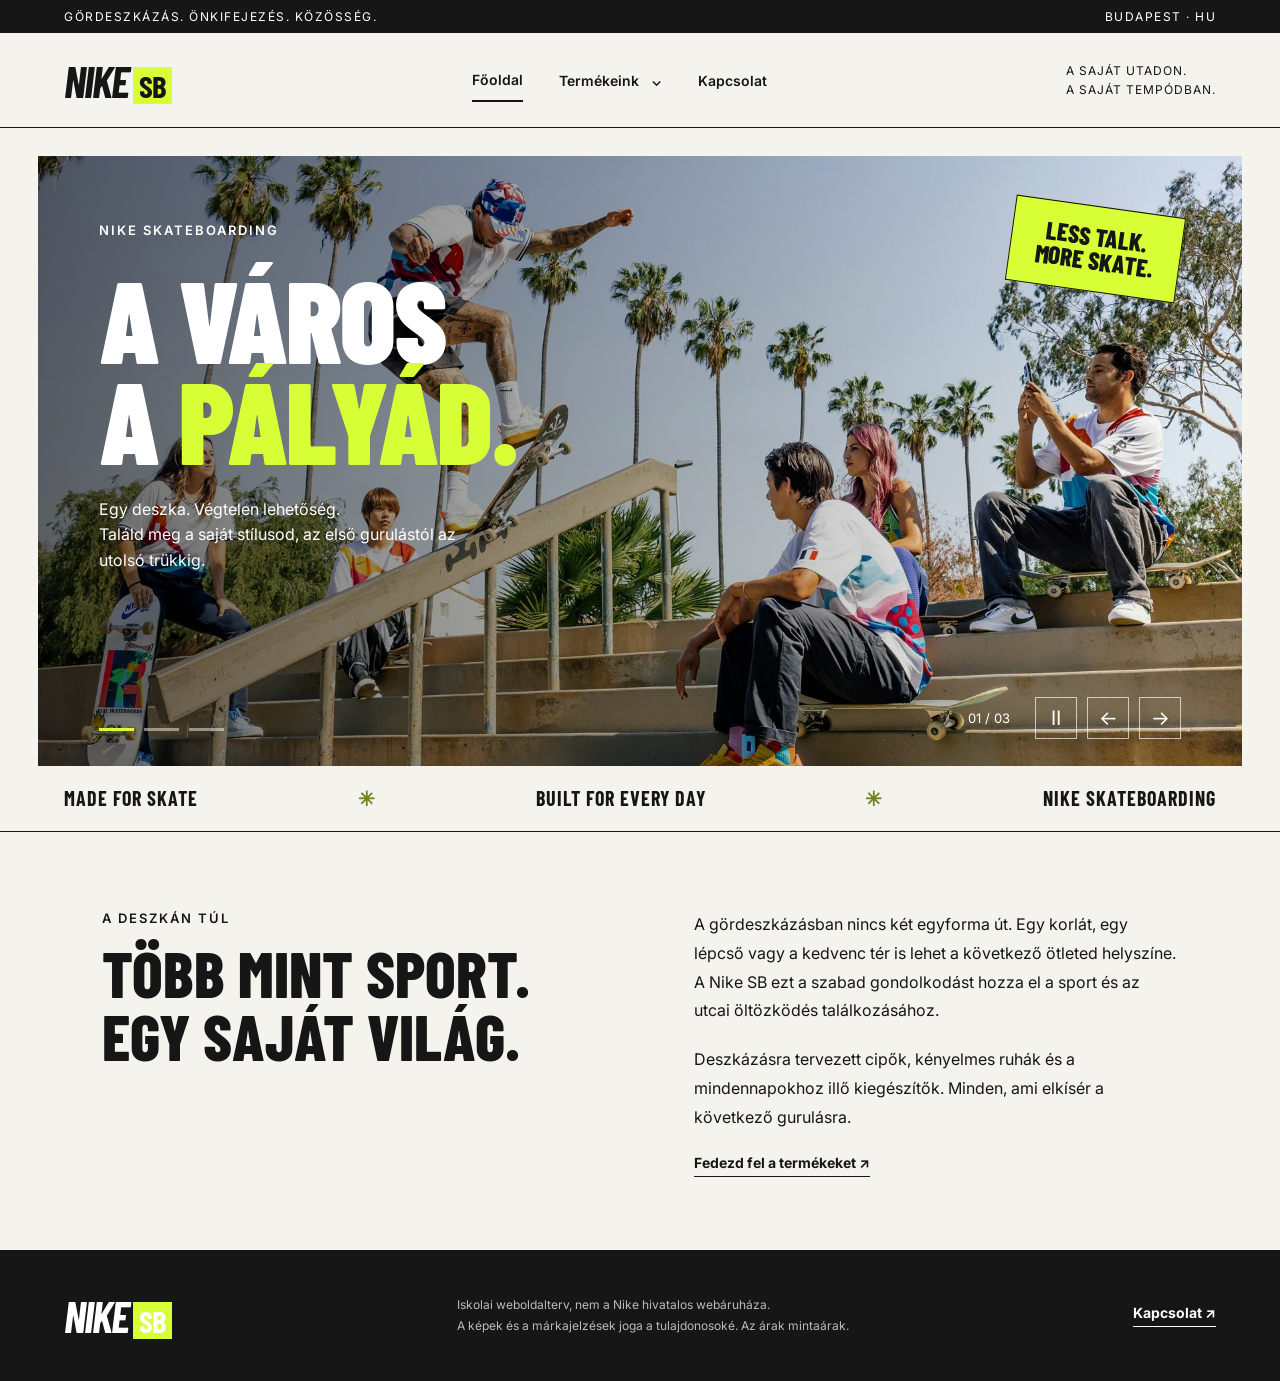
<file: index.html>
<!DOCTYPE html>
<html lang="hu"><head><meta charset="UTF-8"><meta name="viewport" content="width=device-width, initial-scale=1"><title>Főoldal | Nike SB</title><meta name="description" content="Nike SB ihletésű magyar iskolai weboldalterv. Gördeszkás cipők, ruházat és kiegészítők."><meta name="Author" content="Zámbó Krisztofer"><link rel="icon" href="favicon.svg" type="image/svg+xml"><link rel="stylesheet" href="style.css"><script src="script.js" defer></script></head><body><div class="topbar"><span>Gördeszkázás. Önkifejezés. Közösség.</span><span>Budapest · HU</span></div><header class="header"><a class="logo" href="index.html" aria-label="Nike SB főoldal">NIKE<span>SB</span></a><nav class="nav" aria-label="Fő navigáció"><a href="index.html" class=active aria-current=page>Főoldal</a><div class="dropdown"><button aria-expanded="false" aria-controls="products-menu">Termékeink <span>⌄</span></button><div class="dropdown-menu" id="products-menu"><a href="cipok.html">Cipők</a><a href="ruhak.html">Ruhák</a><a href="kiegeszitok.html">Kiegészítők</a></div></div><a href="kapcsolat.html" >Kapcsolat</a></nav><div class="header-note">A saját utadon.<br>A saját tempódban.</div></header><main><section class="hero" aria-label="Nike SB diavetítés" aria-roledescription="diavetítés"><div class="slide current"><img src="images/hero-olympic.jpg" alt="Gördeszkázás Nike SB csapatruházatban" fetchpriority="high"></div><div class="slide"><img src="images/hero-gino.jpg" alt="Gino Iannucci gördeszkás trükköt mutat be"></div><div class="slide"><img src="images/hero-ishod.jpg" alt="Ishod Wair gördeszkázik"></div><div class="hero-content"><div class="eyebrow">Nike Skateboarding</div><h1>A város<br>a <span>pályád.</span></h1><p>Egy deszka. Végtelen lehetőség.<br>Találd meg a saját stílusod, az első gurulástól az utolsó trükkig.</p></div><div class="sticker">LESS TALK.<br>MORE SKATE.</div><div class="slider-controls"><div class="dots"><button class="dot" aria-label="1. kép" aria-current="true"></button><button class="dot" aria-label="2. kép"></button><button class="dot" aria-label="3. kép"></button></div><div class="slider-right"><span class="count">01 / 03</span><button id="pause" aria-label="Diavetítés szüneteltetése">Ⅱ</button><button id="prev" aria-label="Előző kép">←</button><button id="next" aria-label="Következő kép">→</button></div></div></section><div class="ticker" aria-hidden="true"><span>MADE FOR SKATE</span><span>✳</span><span>BUILT FOR EVERY DAY</span><span>✳</span><span>NIKE SKATEBOARDING</span></div><section class="intro"><div><div class="eyebrow">A deszkán túl</div><h2>Több mint sport.<br>Egy saját világ.</h2></div><div><p>A gördeszkázásban nincs két egyforma út. Egy korlát, egy lépcső vagy a kedvenc tér is lehet a következő ötleted helyszíne. A Nike SB ezt a szabad gondolkodást hozza el a sport és az utcai öltözködés találkozásához.</p><p>Deszkázásra tervezett cipők, kényelmes ruhák és a mindennapokhoz illő kiegészítők. Minden, ami elkísér a következő gurulásra.</p><a class="text-link" href="cipok.html">Fedezd fel a termékeket ↗</a></div></section></main><footer class="footer"><a class="logo" href="index.html">NIKE<span>SB</span></a><p>Iskolai weboldalterv, nem a Nike hivatalos webáruháza.<br>A képek és a márkajelzések joga a tulajdonosoké. Az árak mintaárak.</p><a class="text-link" href="kapcsolat.html">Kapcsolat ↗</a></footer></body></html>
</file>
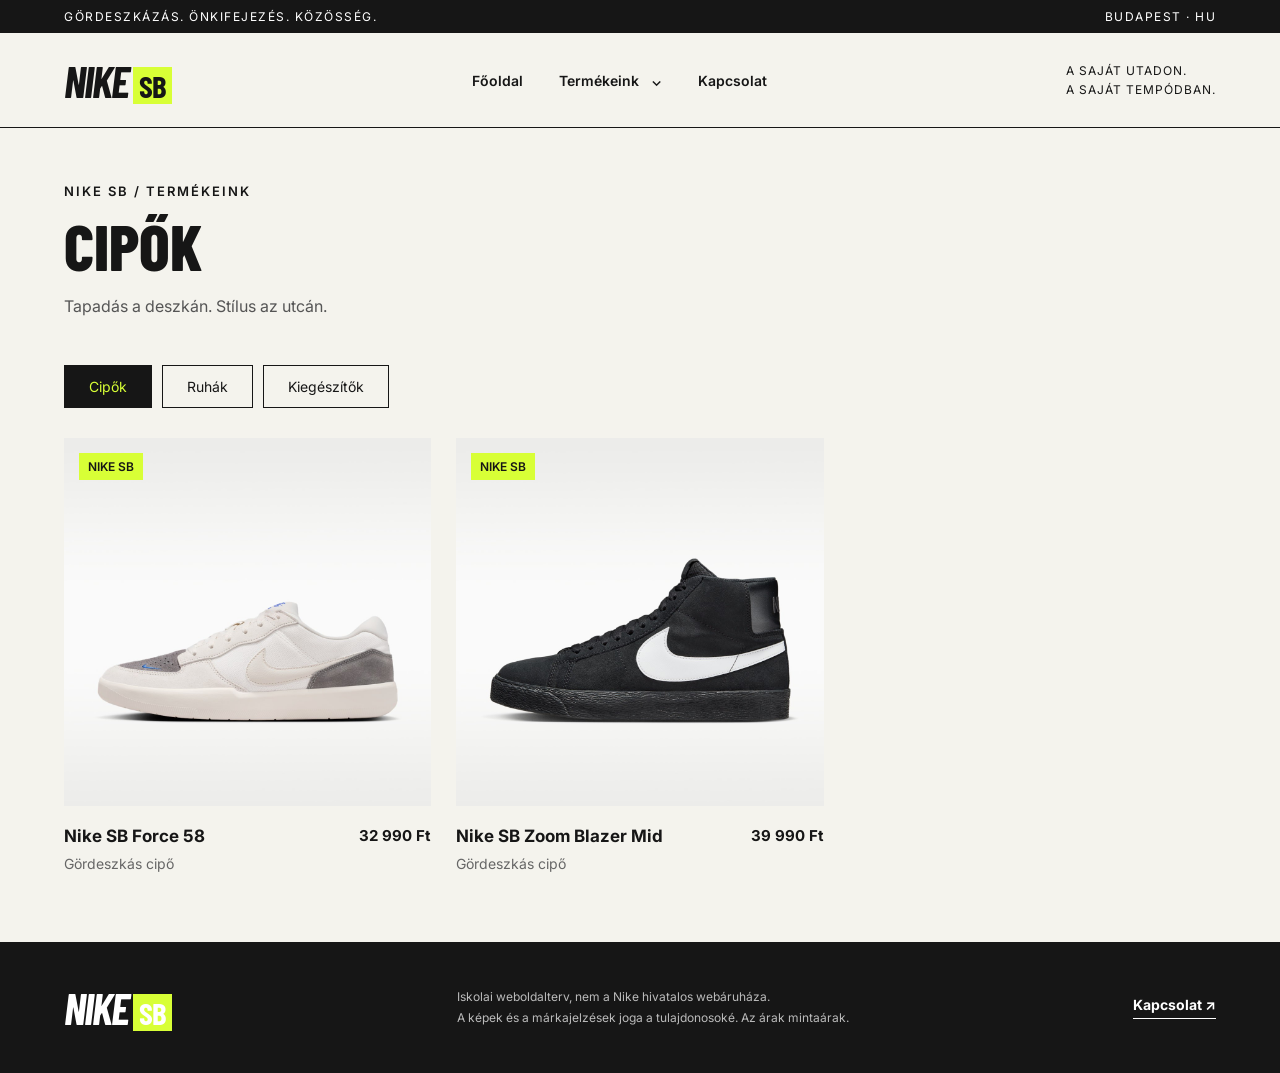
<file: cipok.html>
<!DOCTYPE html>
<html lang="hu"><head><meta charset="UTF-8"><meta name="viewport" content="width=device-width, initial-scale=1"><title>Cipők | Nike SB</title><meta name="description" content="Nike SB ihletésű magyar iskolai weboldalterv. Gördeszkás cipők, ruházat és kiegészítők."><meta name="Author" content="Zámbó Krisztofer"><link rel="icon" href="favicon.svg" type="image/svg+xml"><link rel="stylesheet" href="style.css"><script src="script.js" defer></script></head><body><div class="topbar"><span>Gördeszkázás. Önkifejezés. Közösség.</span><span>Budapest · HU</span></div><header class="header"><a class="logo" href="index.html" aria-label="Nike SB főoldal">NIKE<span>SB</span></a><nav class="nav" aria-label="Fő navigáció"><a href="index.html" >Főoldal</a><div class="dropdown"><button aria-expanded="false" aria-controls="products-menu">Termékeink <span>⌄</span></button><div class="dropdown-menu" id="products-menu"><a href="cipok.html">Cipők</a><a href="ruhak.html">Ruhák</a><a href="kiegeszitok.html">Kiegészítők</a></div></div><a href="kapcsolat.html" >Kapcsolat</a></nav><div class="header-note">A saját utadon.<br>A saját tempódban.</div></header><main><header class="page-heading"><div class="eyebrow">Nike SB / Termékeink</div><h1>Cipők</h1><p>Tapadás a deszkán. Stílus az utcán.</p></header><nav class="category-nav" aria-label="Termékkategóriák"><a href="cipok.html" class="selected" aria-current="page">Cipők</a><a href="ruhak.html" >Ruhák</a><a href="kiegeszitok.html" >Kiegészítők</a></nav><section class="product-grid" aria-label="Cipők"><article class="card"><div class="product-image"><img src="images/force-58.jpg" alt="Nike SB Force 58" loading="lazy"><span class="product-tag">NIKE SB</span></div><div class="product-info"><div><h2>Nike SB Force 58</h2><p>Gördeszkás cipő</p></div><span class="price">32 990 Ft</span></div></article><article class="card"><div class="product-image"><img src="images/blazer.jpg" alt="Nike SB Zoom Blazer Mid" loading="lazy"><span class="product-tag">NIKE SB</span></div><div class="product-info"><div><h2>Nike SB Zoom Blazer Mid</h2><p>Gördeszkás cipő</p></div><span class="price">39 990 Ft</span></div></article></section></main><footer class="footer"><a class="logo" href="index.html">NIKE<span>SB</span></a><p>Iskolai weboldalterv, nem a Nike hivatalos webáruháza.<br>A képek és a márkajelzések joga a tulajdonosoké. Az árak mintaárak.</p><a class="text-link" href="kapcsolat.html">Kapcsolat ↗</a></footer></body></html>
</file>
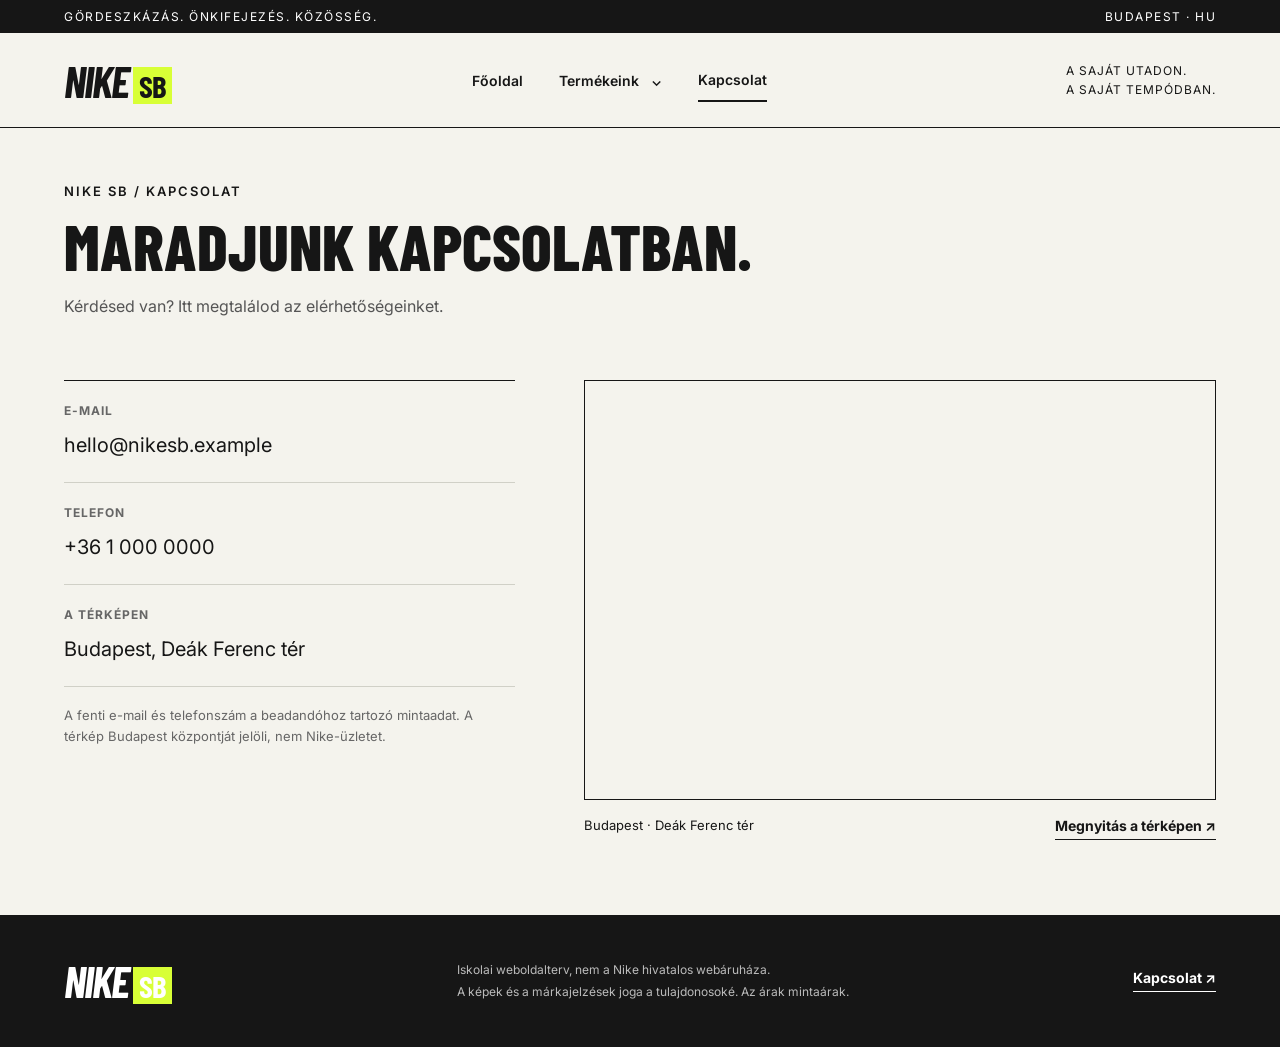
<file: kapcsolat.html>
<!DOCTYPE html>
<html lang="hu"><head><meta charset="UTF-8"><meta name="viewport" content="width=device-width, initial-scale=1"><title>Kapcsolat | Nike SB</title><meta name="description" content="Nike SB ihletésű magyar iskolai weboldalterv. Gördeszkás cipők, ruházat és kiegészítők."><meta name="Author" content="Zámbó Krisztofer"><link rel="icon" href="favicon.svg" type="image/svg+xml"><link rel="stylesheet" href="style.css"><script src="script.js" defer></script></head><body><div class="topbar"><span>Gördeszkázás. Önkifejezés. Közösség.</span><span>Budapest · HU</span></div><header class="header"><a class="logo" href="index.html" aria-label="Nike SB főoldal">NIKE<span>SB</span></a><nav class="nav" aria-label="Fő navigáció"><a href="index.html" >Főoldal</a><div class="dropdown"><button aria-expanded="false" aria-controls="products-menu">Termékeink <span>⌄</span></button><div class="dropdown-menu" id="products-menu"><a href="cipok.html">Cipők</a><a href="ruhak.html">Ruhák</a><a href="kiegeszitok.html">Kiegészítők</a></div></div><a href="kapcsolat.html" class=active aria-current=page>Kapcsolat</a></nav><div class="header-note">A saját utadon.<br>A saját tempódban.</div></header><main><header class="page-heading"><div class="eyebrow">Nike SB / Kapcsolat</div><h1>Maradjunk kapcsolatban.</h1><p>Kérdésed van? Itt megtalálod az elérhetőségeinket.</p></header><section class="contact-grid"><div><div class="contact-list"><div class="contact-item"><h2>E-mail</h2><a href="mailto:hello@nikesb.example">hello@nikesb.example</a></div><div class="contact-item"><h2>Telefon</h2><p>+36 1 000 0000</p></div><div class="contact-item"><h2>A térképen</h2><p>Budapest, Deák Ferenc tér</p></div></div><p class="contact-note">A fenti e-mail és telefonszám a beadandóhoz tartozó mintaadat. A térkép Budapest központját jelöli, nem Nike-üzletet.</p></div><div><iframe class="map" title="Google-térkép: Budapest, Deák Ferenc tér" src="https://maps.google.com/maps?q=Budapest%2C%20De%C3%A1k%20Ferenc%20t%C3%A9r&amp;z=15&amp;output=embed" loading="lazy" referrerpolicy="no-referrer-when-downgrade" allowfullscreen></iframe><div class="map-caption"><span>Budapest · Deák Ferenc tér</span><a class="text-link" href="https://www.google.com/maps/search/?api=1&amp;query=Budapest+Deak+Ferenc+ter" target="_blank" rel="noopener noreferrer">Megnyitás a térképen ↗</a></div></div></section></main><footer class="footer"><a class="logo" href="index.html">NIKE<span>SB</span></a><p>Iskolai weboldalterv, nem a Nike hivatalos webáruháza.<br>A képek és a márkajelzések joga a tulajdonosoké. Az árak mintaárak.</p><a class="text-link" href="kapcsolat.html">Kapcsolat ↗</a></footer></body></html>
</file>
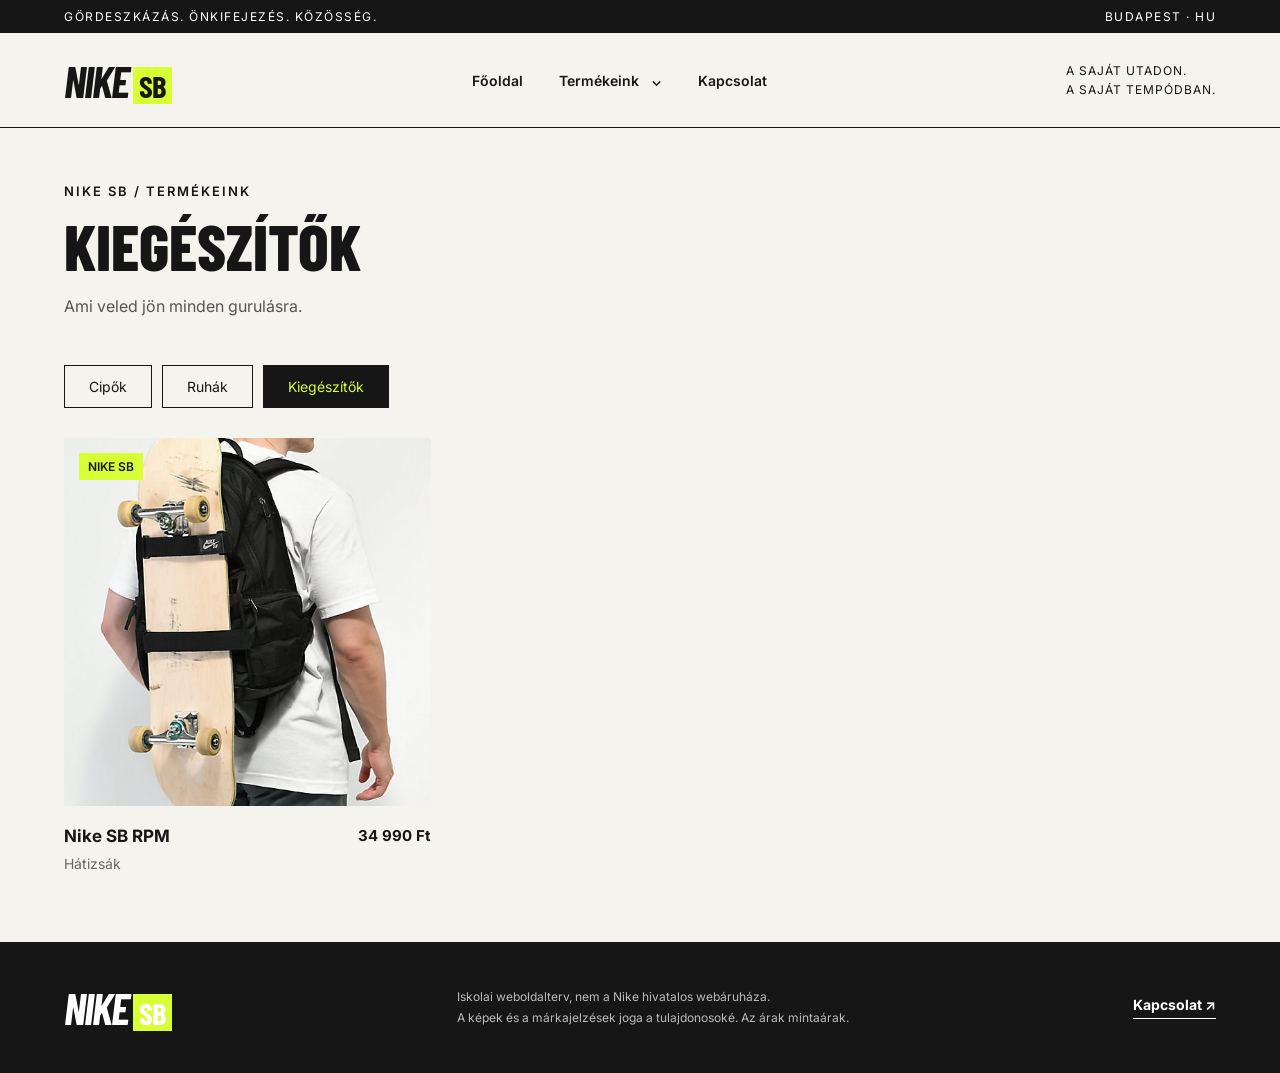
<file: kiegeszitok.html>
<!DOCTYPE html>
<html lang="hu"><head><meta charset="UTF-8"><meta name="viewport" content="width=device-width, initial-scale=1"><title>Kiegészítők | Nike SB</title><meta name="description" content="Nike SB ihletésű magyar iskolai weboldalterv. Gördeszkás cipők, ruházat és kiegészítők."><meta name="Author" content="Zámbó Krisztofer"><link rel="icon" href="favicon.svg" type="image/svg+xml"><link rel="stylesheet" href="style.css"><script src="script.js" defer></script></head><body><div class="topbar"><span>Gördeszkázás. Önkifejezés. Közösség.</span><span>Budapest · HU</span></div><header class="header"><a class="logo" href="index.html" aria-label="Nike SB főoldal">NIKE<span>SB</span></a><nav class="nav" aria-label="Fő navigáció"><a href="index.html" >Főoldal</a><div class="dropdown"><button aria-expanded="false" aria-controls="products-menu">Termékeink <span>⌄</span></button><div class="dropdown-menu" id="products-menu"><a href="cipok.html">Cipők</a><a href="ruhak.html">Ruhák</a><a href="kiegeszitok.html">Kiegészítők</a></div></div><a href="kapcsolat.html" >Kapcsolat</a></nav><div class="header-note">A saját utadon.<br>A saját tempódban.</div></header><main><header class="page-heading"><div class="eyebrow">Nike SB / Termékeink</div><h1>Kiegészítők</h1><p>Ami veled jön minden gurulásra.</p></header><nav class="category-nav" aria-label="Termékkategóriák"><a href="cipok.html" >Cipők</a><a href="ruhak.html" >Ruhák</a><a href="kiegeszitok.html" class="selected" aria-current="page">Kiegészítők</a></nav><section class="product-grid" aria-label="Kiegészítők"><article class="card"><div class="product-image"><img src="images/backpack.jpg" alt="Nike SB RPM" loading="lazy"><span class="product-tag">NIKE SB</span></div><div class="product-info"><div><h2>Nike SB RPM</h2><p>Hátizsák</p></div><span class="price">34 990 Ft</span></div></article></section></main><footer class="footer"><a class="logo" href="index.html">NIKE<span>SB</span></a><p>Iskolai weboldalterv, nem a Nike hivatalos webáruháza.<br>A képek és a márkajelzések joga a tulajdonosoké. Az árak mintaárak.</p><a class="text-link" href="kapcsolat.html">Kapcsolat ↗</a></footer></body></html>
</file>
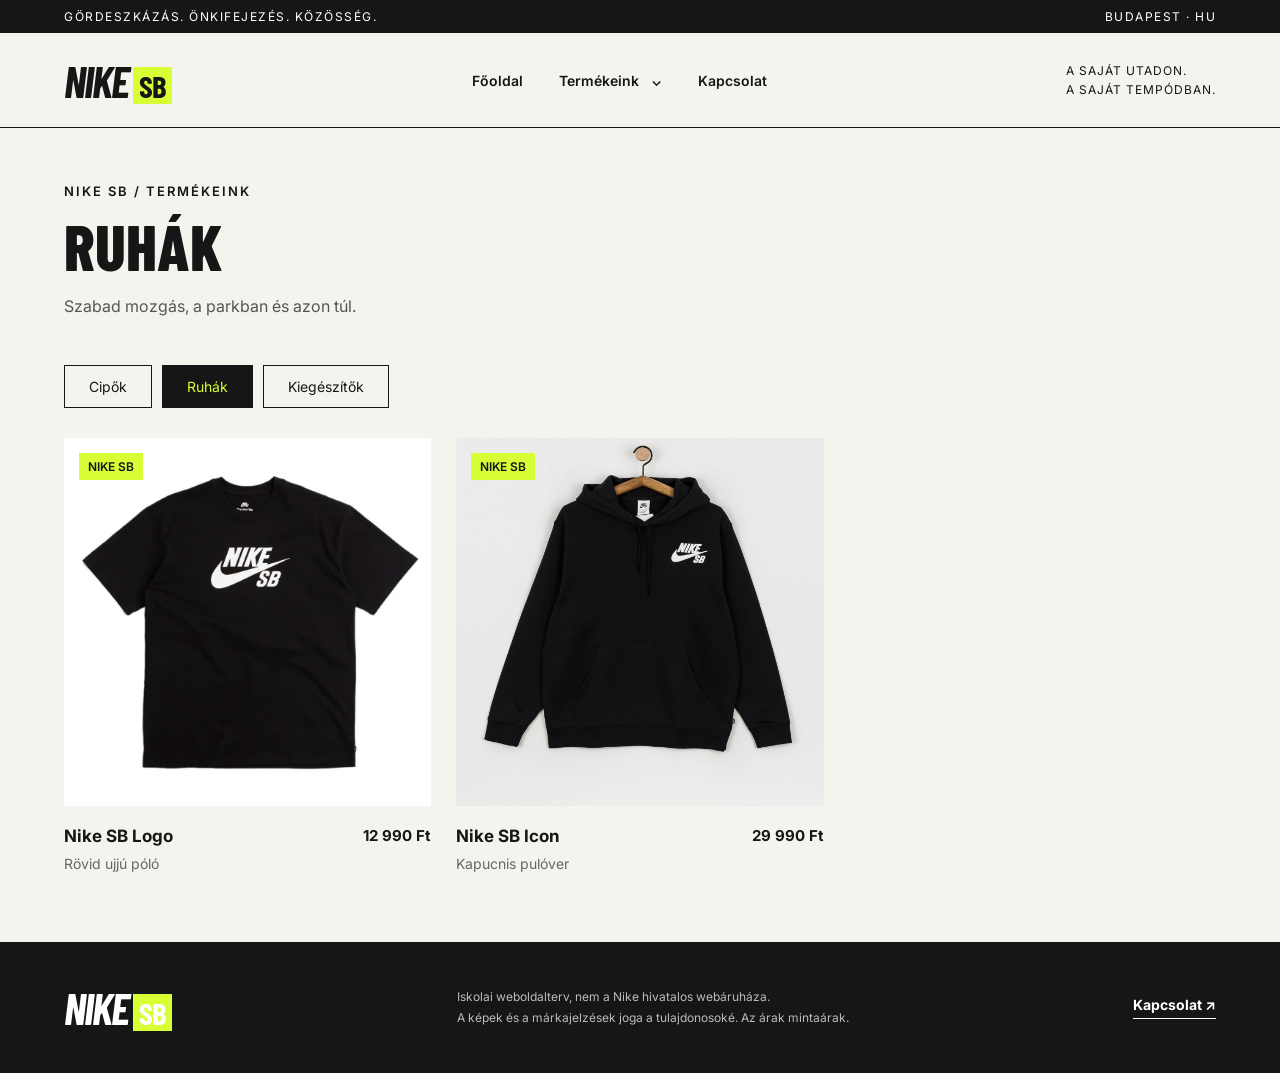
<file: ruhak.html>
<!DOCTYPE html>
<html lang="hu"><head><meta charset="UTF-8"><meta name="viewport" content="width=device-width, initial-scale=1"><title>Ruhák | Nike SB</title><meta name="description" content="Nike SB ihletésű magyar iskolai weboldalterv. Gördeszkás cipők, ruházat és kiegészítők."><meta name="Author" content="Zámbó Krisztofer"><link rel="icon" href="favicon.svg" type="image/svg+xml"><link rel="stylesheet" href="style.css"><script src="script.js" defer></script></head><body><div class="topbar"><span>Gördeszkázás. Önkifejezés. Közösség.</span><span>Budapest · HU</span></div><header class="header"><a class="logo" href="index.html" aria-label="Nike SB főoldal">NIKE<span>SB</span></a><nav class="nav" aria-label="Fő navigáció"><a href="index.html" >Főoldal</a><div class="dropdown"><button aria-expanded="false" aria-controls="products-menu">Termékeink <span>⌄</span></button><div class="dropdown-menu" id="products-menu"><a href="cipok.html">Cipők</a><a href="ruhak.html">Ruhák</a><a href="kiegeszitok.html">Kiegészítők</a></div></div><a href="kapcsolat.html" >Kapcsolat</a></nav><div class="header-note">A saját utadon.<br>A saját tempódban.</div></header><main><header class="page-heading"><div class="eyebrow">Nike SB / Termékeink</div><h1>Ruhák</h1><p>Szabad mozgás, a parkban és azon túl.</p></header><nav class="category-nav" aria-label="Termékkategóriák"><a href="cipok.html" >Cipők</a><a href="ruhak.html" class="selected" aria-current="page">Ruhák</a><a href="kiegeszitok.html" >Kiegészítők</a></nav><section class="product-grid" aria-label="Ruhák"><article class="card"><div class="product-image"><img src="images/tee.jpg" alt="Nike SB Logo" loading="lazy"><span class="product-tag">NIKE SB</span></div><div class="product-info"><div><h2>Nike SB Logo</h2><p>Rövid ujjú póló</p></div><span class="price">12 990 Ft</span></div></article><article class="card"><div class="product-image"><img src="images/hoodie.jpg" alt="Nike SB Icon" loading="lazy"><span class="product-tag">NIKE SB</span></div><div class="product-info"><div><h2>Nike SB Icon</h2><p>Kapucnis pulóver</p></div><span class="price">29 990 Ft</span></div></article></section></main><footer class="footer"><a class="logo" href="index.html">NIKE<span>SB</span></a><p>Iskolai weboldalterv, nem a Nike hivatalos webáruháza.<br>A képek és a márkajelzések joga a tulajdonosoké. Az árak mintaárak.</p><a class="text-link" href="kapcsolat.html">Kapcsolat ↗</a></footer></body></html>
</file>
<file: style.css>
@import url('https://fonts.googleapis.com/css2?family=Barlow+Condensed:wght@600;700;800;900&family=Inter:wght@400;500;600;700&display=swap');
:root{--ink:#161616;--paper:#f4f3ed;--lime:#d8ff36;--line:#d0d0c7}*{box-sizing:border-box}body{margin:0;background:var(--paper);color:var(--ink);font-family:Inter,Arial,sans-serif;font-size:16px}a{color:inherit;text-decoration:none}button{font:inherit;color:inherit;cursor:pointer}button,a{-webkit-tap-highlight-color:transparent}a:focus-visible,button:focus-visible{outline:3px solid #6b51ee;outline-offset:5px}.topbar{background:var(--ink);color:white;padding:9px 5%;display:flex;justify-content:space-between;font-size:12px;letter-spacing:1.5px;text-transform:uppercase}.header{height:95px;display:flex;align-items:center;justify-content:space-between;padding:0 5%;border-bottom:1px solid var(--ink);position:relative;z-index:10;background:var(--paper)}.logo{font:bold italic 44px 'Barlow Condensed',Impact,sans-serif;letter-spacing:-2px}.logo span{background:var(--lime);font-style:normal;padding:0 6px;margin-left:5px;font-size:31px;letter-spacing:-1px}.nav{display:flex;gap:36px;align-items:center}.nav>a,.dropdown>button{font-size:14px;font-weight:600;padding:12px 0;border:0;background:none}.nav .active{border-bottom:2px solid var(--ink)}.dropdown{position:relative}.dropdown>button span{margin-left:8px}.dropdown-menu{display:none;position:absolute;top:100%;left:-20px;min-width:210px;padding:10px;background:var(--paper);border:1px solid var(--ink);box-shadow:6px 6px 0 var(--ink)}.dropdown.open .dropdown-menu{display:block}.dropdown-menu a{display:block;padding:14px}.dropdown-menu a:hover{background:var(--lime)}.header-note{font-size:12px;line-height:1.6;text-transform:uppercase;letter-spacing:1px}.hero{margin:28px 3% 0;position:relative;background:#262923;min-height:610px;overflow:hidden;color:white}.slide{position:absolute;inset:0;opacity:0;transition:opacity .65s}.slide.current{opacity:1}.slide img{width:100%;height:100%;object-fit:cover;object-position:center}.hero:after{content:'';position:absolute;inset:0;background:linear-gradient(90deg,rgba(0,0,0,.58),transparent 95%);pointer-events:none}.hero-content{position:relative;z-index:1;padding:66px 5%;max-width:790px}.eyebrow{font-size:13px;letter-spacing:2px;font-weight:600;text-transform:uppercase}.hero h1{font:900 clamp(72px,9vw,132px)/.88 'Barlow Condensed',Impact,sans-serif;letter-spacing:-2px;margin:30px 0 26px;text-transform:uppercase}.hero h1 span{color:var(--lime)}.hero p{max-width:380px;line-height:1.6}.sticker{position:absolute;z-index:2;right:5%;top:50px;background:var(--lime);color:var(--ink);padding:18px 25px;transform:rotate(8deg);font:800 25px/.95 'Barlow Condensed',Impact,sans-serif;text-align:center;border:1px solid var(--ink)}.slider-controls{position:absolute;bottom:27px;left:5%;right:5%;z-index:3;display:flex;align-items:center;justify-content:space-between}.dots{display:flex;gap:10px}.dot{width:35px;height:26px;border:0;border-bottom:3px solid #ffffff77;background:transparent}.dot[aria-current=true]{border-color:var(--lime)}.slider-right{display:flex;gap:10px;align-items:center}.slider-right button{width:42px;height:42px;background:transparent;border:1px solid #ffffffaa;color:white;font-size:20px}.count{font-size:13px;margin-right:15px}.ticker{padding:20px 5%;border-bottom:1px solid var(--ink);display:flex;justify-content:space-between;font:700 20px 'Barlow Condensed',Impact,sans-serif;letter-spacing:1px}.ticker span:nth-child(even){color:#71851d}.intro{display:grid;grid-template-columns:1fr 1fr;gap:10%;padding:78px 8%}.intro h2,.page-heading h1{font:800 clamp(44px,5vw,68px)/.98 'Barlow Condensed',Impact,sans-serif;text-transform:uppercase;margin:16px 0}.intro p{line-height:1.8;margin:0 0 20px}.text-link{font-size:14px;font-weight:bold;border-bottom:1px solid;padding-bottom:5px}.footer{background:var(--ink);color:white;padding:32px 5%;display:flex;justify-content:space-between;align-items:center;gap:25px}.footer p{font-size:12px;color:#bbb;line-height:1.8;max-width:470px}.page-heading{padding:55px 5% 30px}.page-heading p{color:#555;line-height:1.6}.category-nav{display:flex;gap:10px;padding:0 5% 30px;flex-wrap:wrap}.category-nav a{padding:12px 24px;border:1px solid var(--ink);font-size:14px}.category-nav .selected{background:var(--ink);color:var(--lime)}.product-grid{display:grid;grid-template-columns:repeat(3,1fr);gap:25px;padding:0 5% 70px}.card{min-width:0}.product-image{position:relative;background:#e8e8e2;aspect-ratio:1;overflow:hidden}.product-image img{width:100%;height:100%;object-fit:cover;transition:transform .4s}.card:hover img{transform:scale(1.045)}.product-tag{position:absolute;top:15px;left:15px;background:var(--lime);padding:6px 9px;font-size:12px;font-weight:600}.product-info{display:flex;justify-content:space-between;gap:10px;margin-top:20px}.product-info h2{font-size:17px;margin:0 0 9px}.product-info p{font-size:14px;color:#666;margin:0}.price{white-space:nowrap;font-size:15px;font-weight:700}.contact-grid{display:grid;grid-template-columns:1fr 1.4fr;gap:6%;padding:15px 5% 75px}.contact-list{border-top:1px solid var(--ink)}.contact-item{padding:22px 0;border-bottom:1px solid var(--line)}.contact-item h2{font-size:12px;letter-spacing:1px;text-transform:uppercase;margin:0 0 12px;color:#666}.contact-item a,.contact-item p{font-size:20px;margin:0;line-height:1.5}.contact-note{font-size:13px!important;line-height:1.6!important;color:#666;margin-top:18px!important}.map{width:100%;height:420px;border:1px solid var(--ink);filter:grayscale(1)}.map-caption{display:flex;justify-content:space-between;gap:20px;font-size:13px;margin-top:13px}.mobile-menu{display:none}@media(prefers-reduced-motion:reduce){*,*:before,*:after{transition:none!important;scroll-behavior:auto!important}}@media(max-width:750px){.header{height:80px}.header-note{display:none}.nav{gap:20px}.hero{min-height:590px;margin:15px 3% 0}.hero-content{padding:90px 7% 80px}.hero h1{font-size:86px}.sticker{top:20px;padding:10px 15px;font-size:19px}.intro{padding:50px 7%;grid-template-columns:1fr;gap:15px}.ticker{font-size:16px;gap:10px}.ticker span:nth-child(n+5){display:none}.product-grid{grid-template-columns:repeat(2,1fr);gap:20px}.product-info{display:block}.price{display:block;margin-top:12px}.contact-grid{grid-template-columns:1fr;gap:35px}.footer{align-items:flex-start;flex-direction:column}.topbar span:last-child{display:none}}@media(max-width:430px){.logo{font-size:34px}.logo span{font-size:24px}.nav{gap:14px}.nav>a,.dropdown>button{font-size:12px}.hero h1{font-size:72px}.product-grid{grid-template-columns:1fr}.header{padding:0 4%}.hero p{font-size:14px}.page-heading{padding-top:35px}}
</file>
